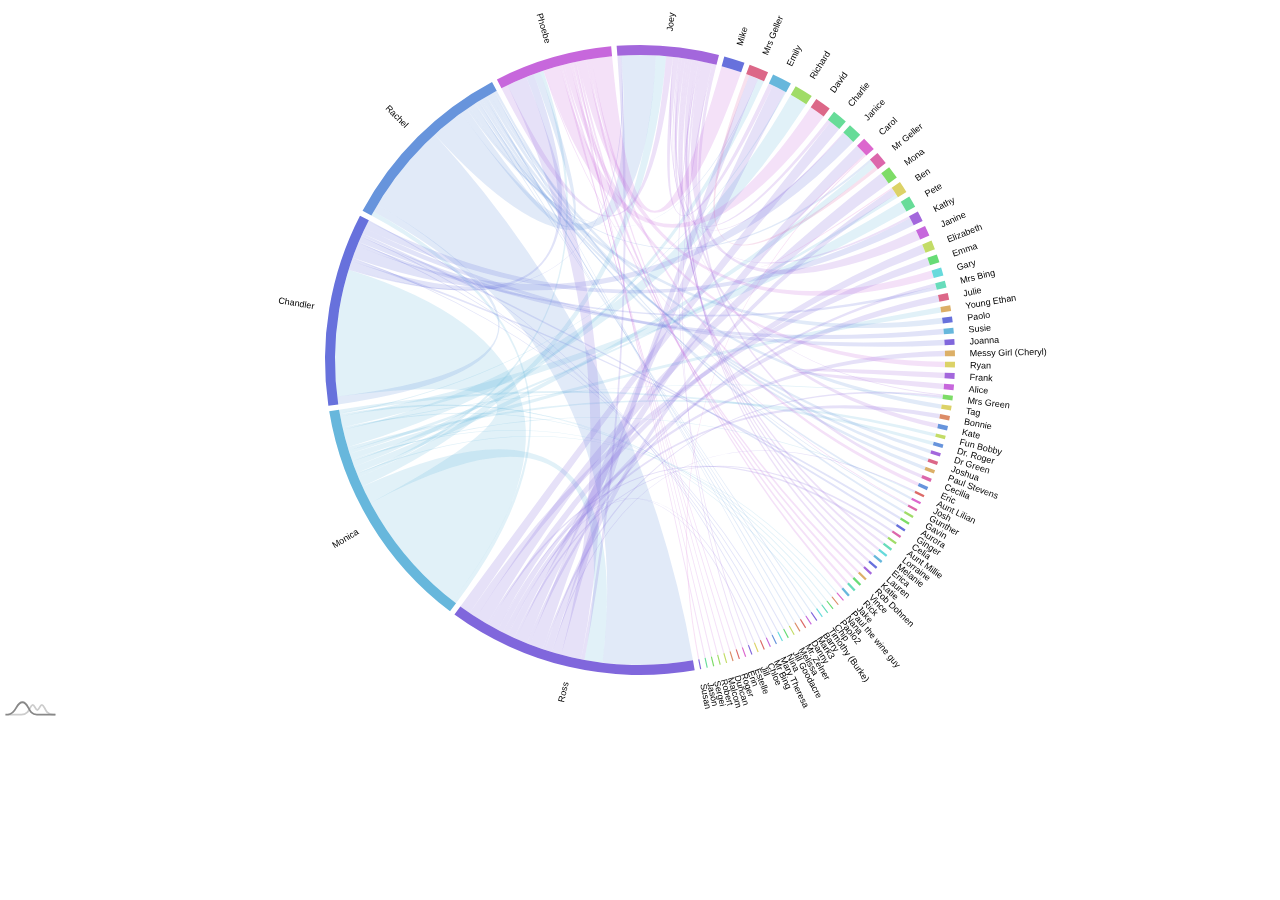
<file: amcharts5/examples/flow-chord-directed/index.html>
<!DOCTYPE html>
<html>
  <head>
    <meta charset="UTF-8" />
    <title>amCharts 5 Example - flow-chord-directed</title>
    <link rel="stylesheet" href="index.css" />
  </head>
  <body>
    <div id="chartdiv"></div>
    <script src="../../index.js"></script>
    <script src="../../flow.js"></script>
    <script src="../../themes/Animated.js"></script>
    <script src="index.js"></script>
  </body>
</html>
</file>
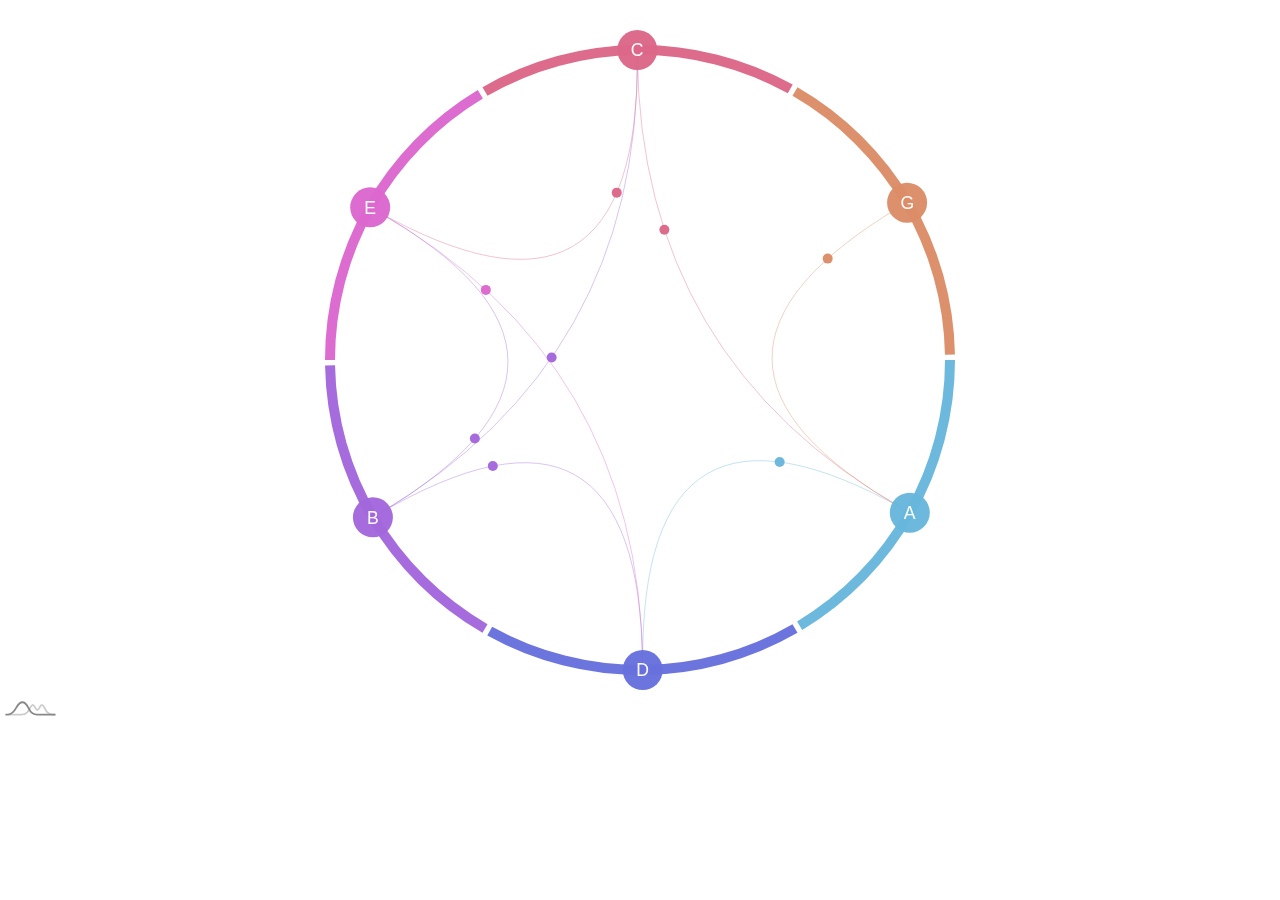
<file: amcharts5/examples/flow-chord-non-ribbon/index.html>
<!DOCTYPE html>
<html>
  <head>
    <meta charset="UTF-8" />
    <title>amCharts 5 Example - flow-chord-non-ribbon</title>
    <link rel="stylesheet" href="index.css" />
  </head>
  <body>
    <div id="chartdiv"></div>
    <script src="../../index.js"></script>
    <script src="../../flow.js"></script>
    <script src="../../themes/Animated.js"></script>
    <script src="index.js"></script>
  </body>
</html>
</file>
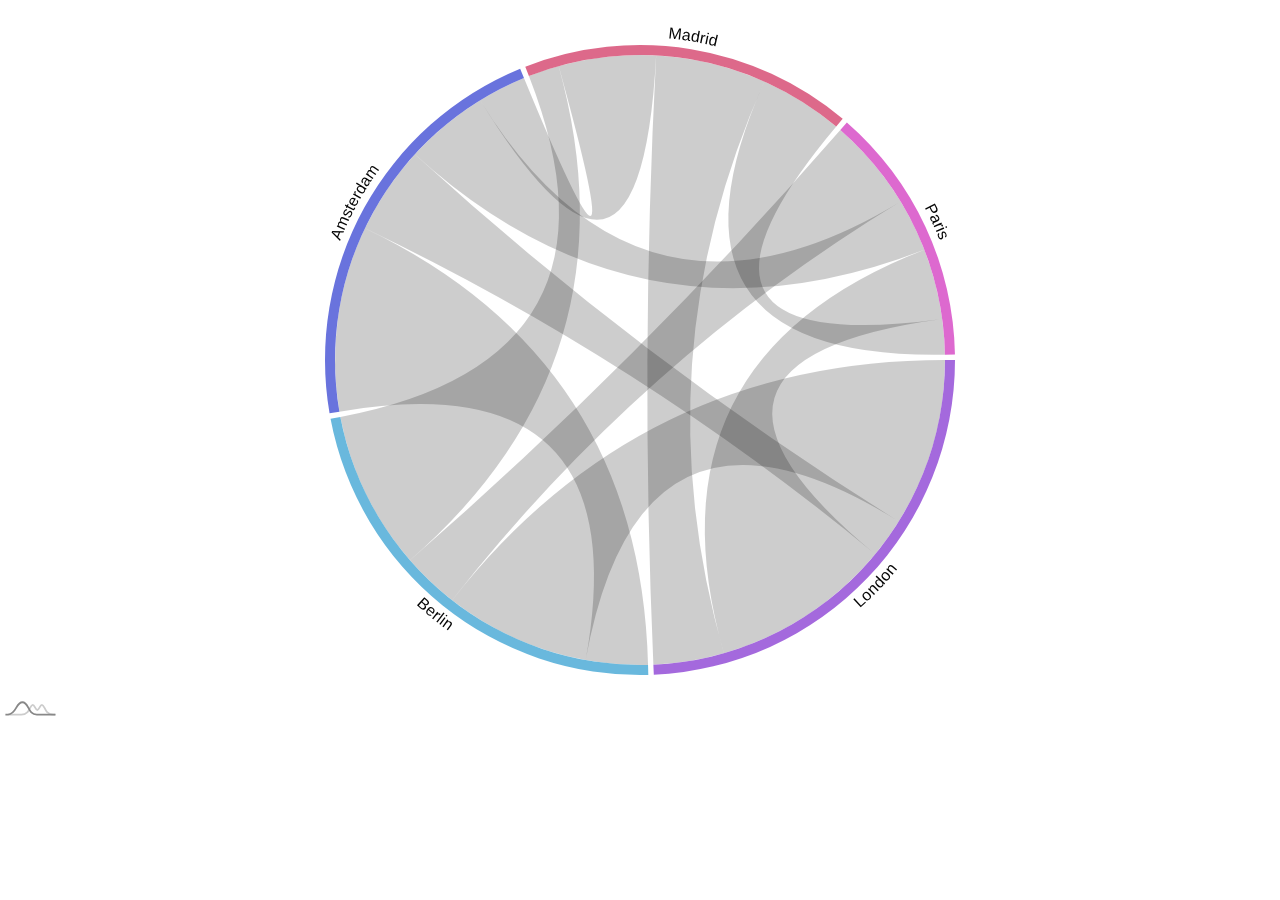
<file: amcharts5/examples/flow-chord/index.html>
<!DOCTYPE html>
<html>
  <head>
    <meta charset="UTF-8" />
    <title>amCharts 5 Example - flow-chord</title>
    <link rel="stylesheet" href="index.css" />
  </head>
  <body>
    <div id="chartdiv"></div>
    <script src="../../index.js"></script>
    <script src="../../flow.js"></script>
    <script src="../../themes/Animated.js"></script>
    <script src="index.js"></script>
  </body>
</html>
</file>
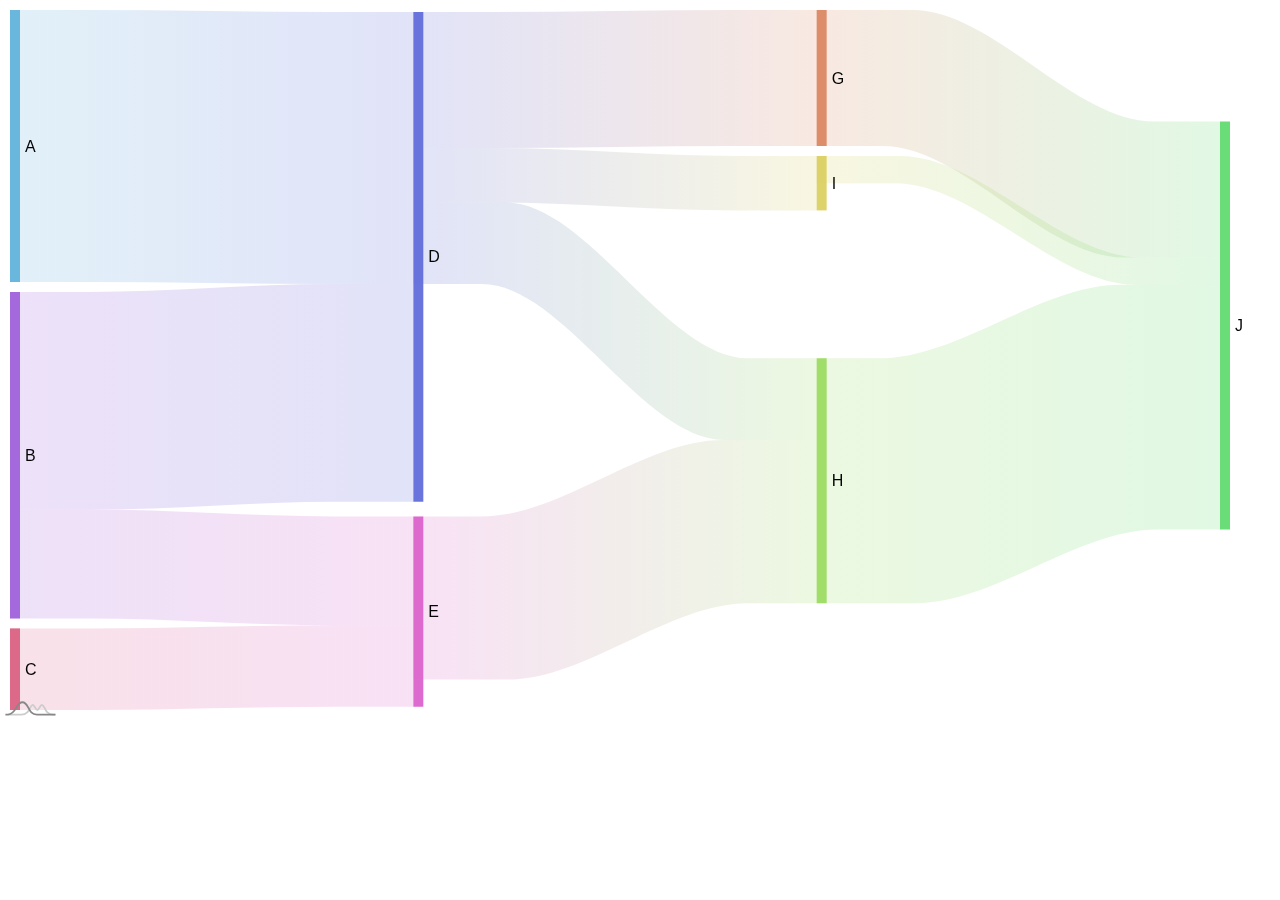
<file: amcharts5/examples/flow-sankey/index.html>
<!DOCTYPE html>
<html>
  <head>
    <meta charset="UTF-8" />
    <title>amCharts 5 Example - flow-sankey</title>
    <link rel="stylesheet" href="index.css" />
  </head>
  <body>
    <div id="chartdiv"></div>
    <script src="../../index.js"></script>
    <script src="../../flow.js"></script>
    <script src="../../themes/Animated.js"></script>
    <script src="index.js"></script>
  </body>
</html>
</file>
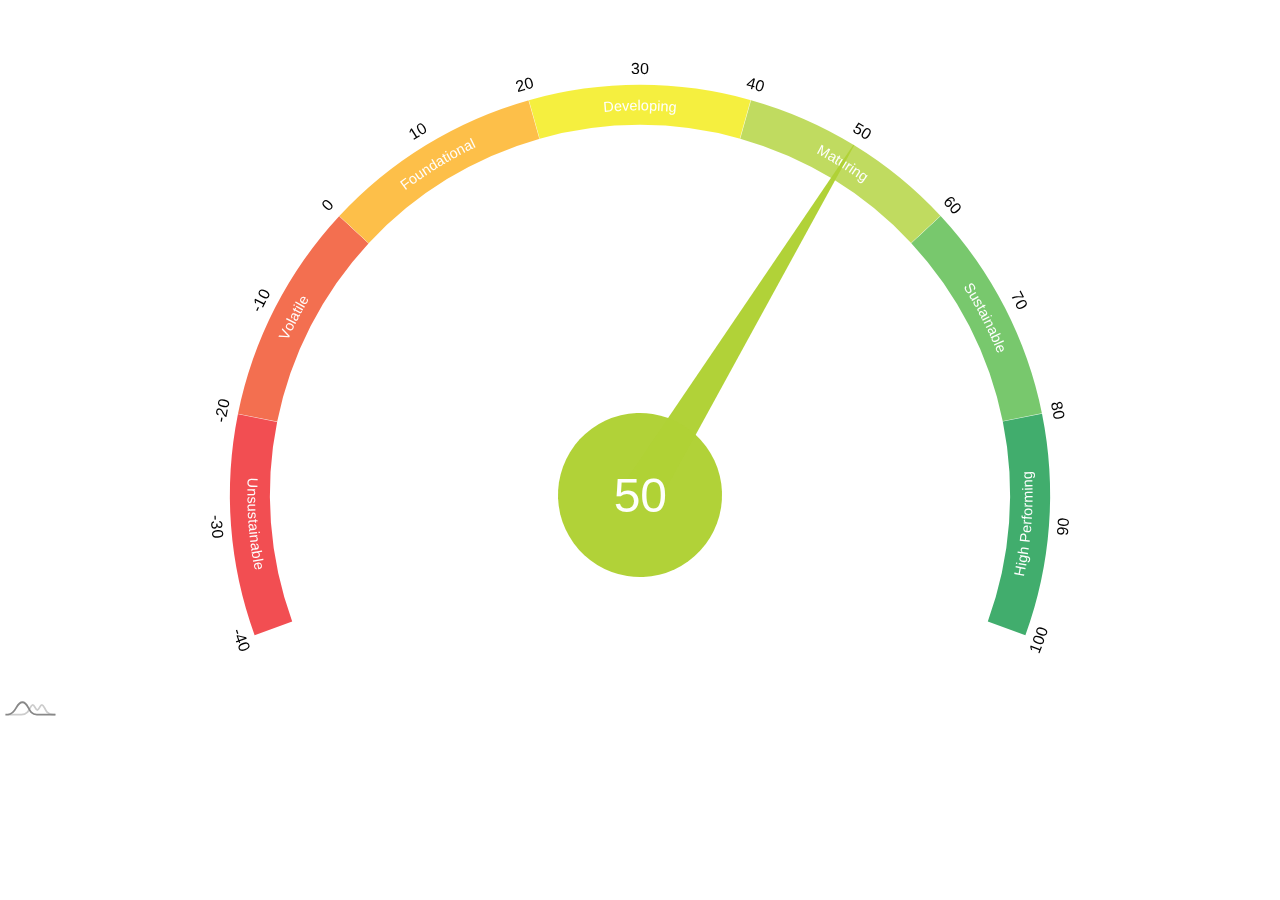
<file: amcharts5/examples/gauge-bands/index.html>
<!DOCTYPE html>
<html>
  <head>
    <meta charset="UTF-8" />
    <title>amCharts 5 Example - gauge-bands</title>
    <link rel="stylesheet" href="index.css" />
  </head>
  <body>
    <div id="chartdiv"></div>
    <script src="../../index.js"></script>
    <script src="../../xy.js"></script>
    <script src="../../radar.js"></script>
    <script src="../../themes/Animated.js"></script>
    <script src="index.js"></script>
  </body>
</html>
</file>
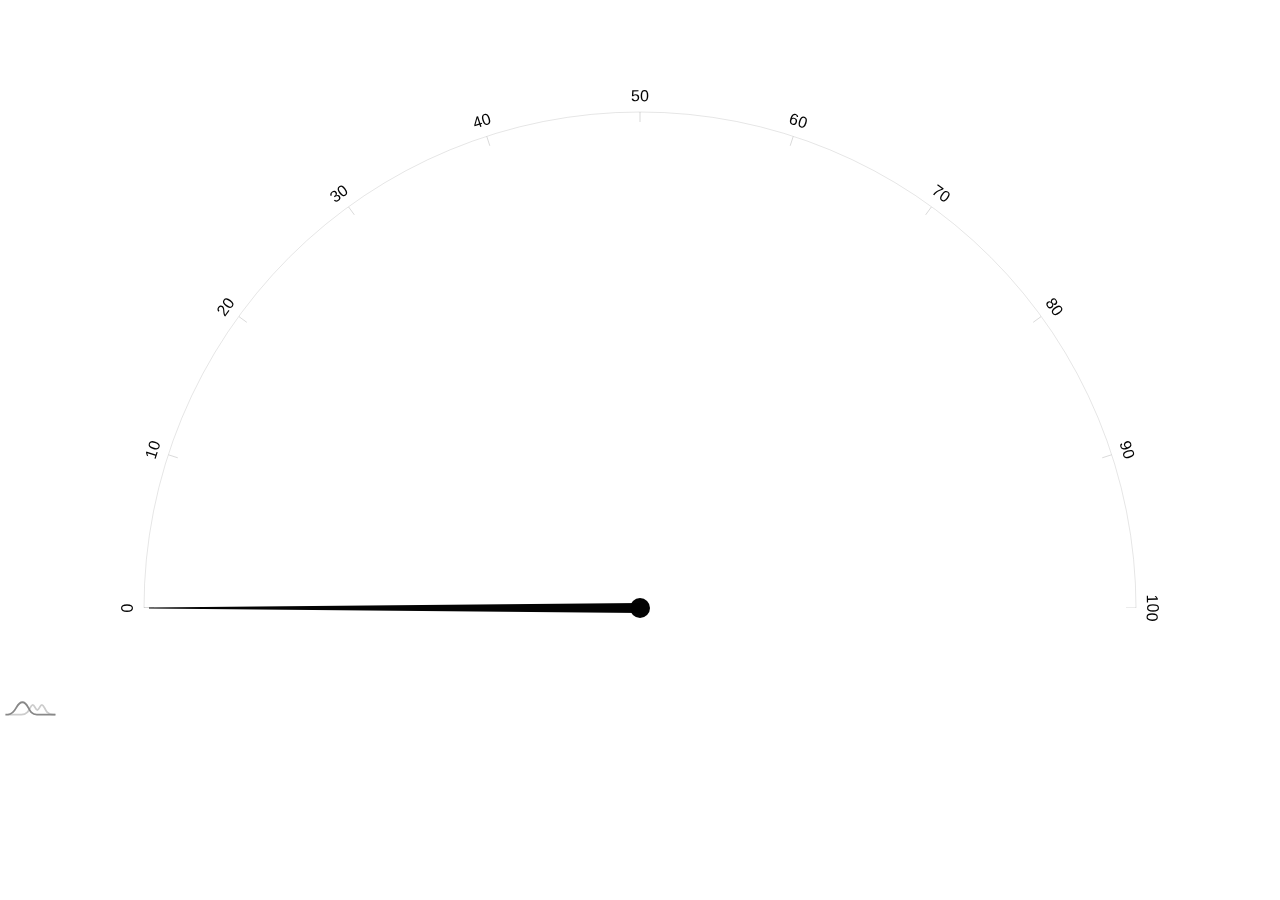
<file: amcharts5/examples/gauge/index.html>
<!DOCTYPE html>
<html>
  <head>
    <meta charset="UTF-8" />
    <title>amCharts 5 Example - gauge</title>
    <link rel="stylesheet" href="index.css" />
  </head>
  <body>
    <div id="chartdiv"></div>
    <script src="../../index.js"></script>
    <script src="../../xy.js"></script>
    <script src="../../radar.js"></script>
    <script src="../../themes/Animated.js"></script>
    <script src="index.js"></script>
  </body>
</html>
</file>
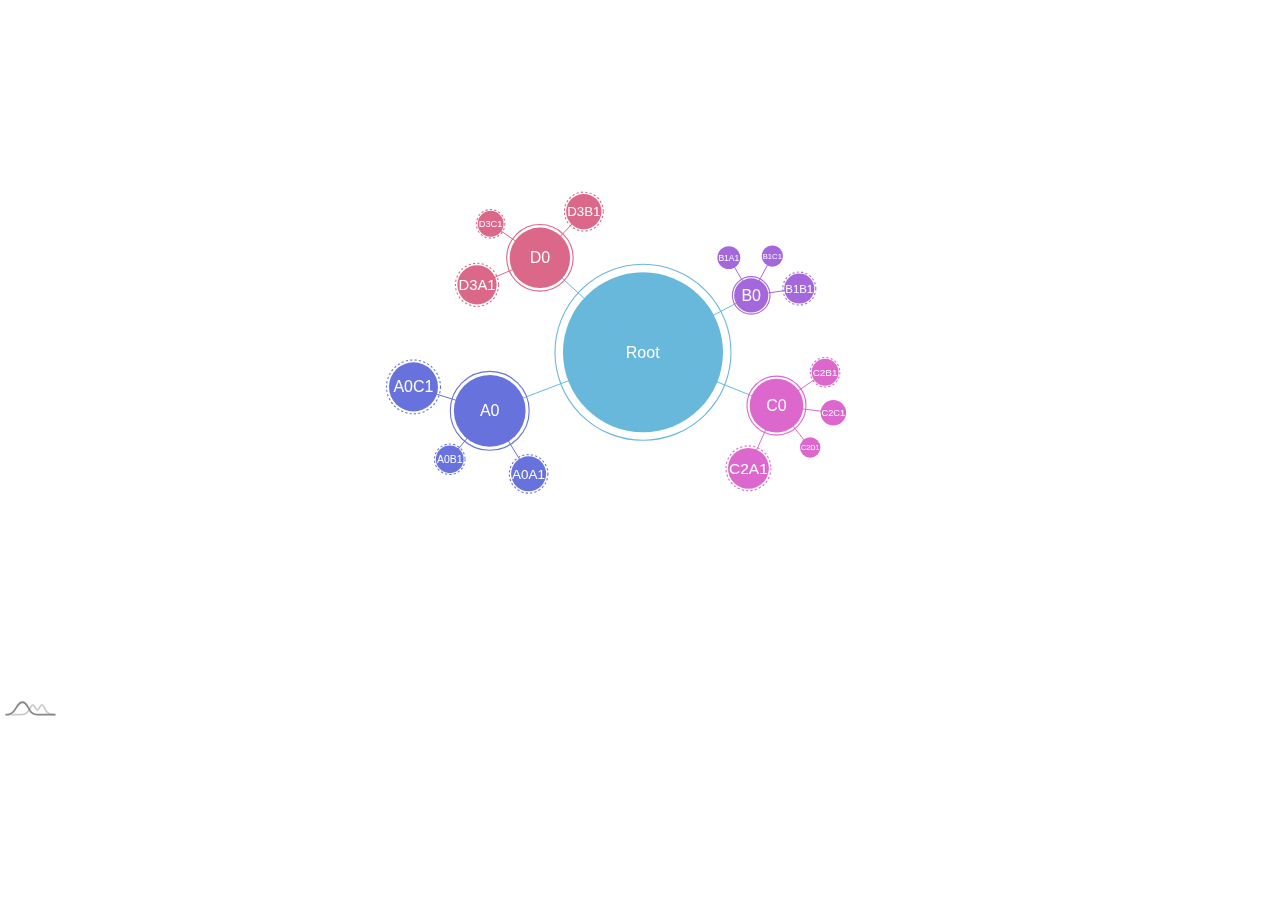
<file: amcharts5/examples/hierarchy-force-directed/index.html>
<!DOCTYPE html>
<html>
  <head>
    <meta charset="UTF-8" />
    <title>amCharts 5 Example - hierarchy-force-directed</title>
    <link rel="stylesheet" href="index.css" />
  </head>
  <body>
    <div id="chartdiv"></div>
    <script src="../../index.js"></script>
    <script src="../../hierarchy.js"></script>
    <script src="../../themes/Animated.js"></script>
    <script src="index.js"></script>
  </body>
</html>
</file>
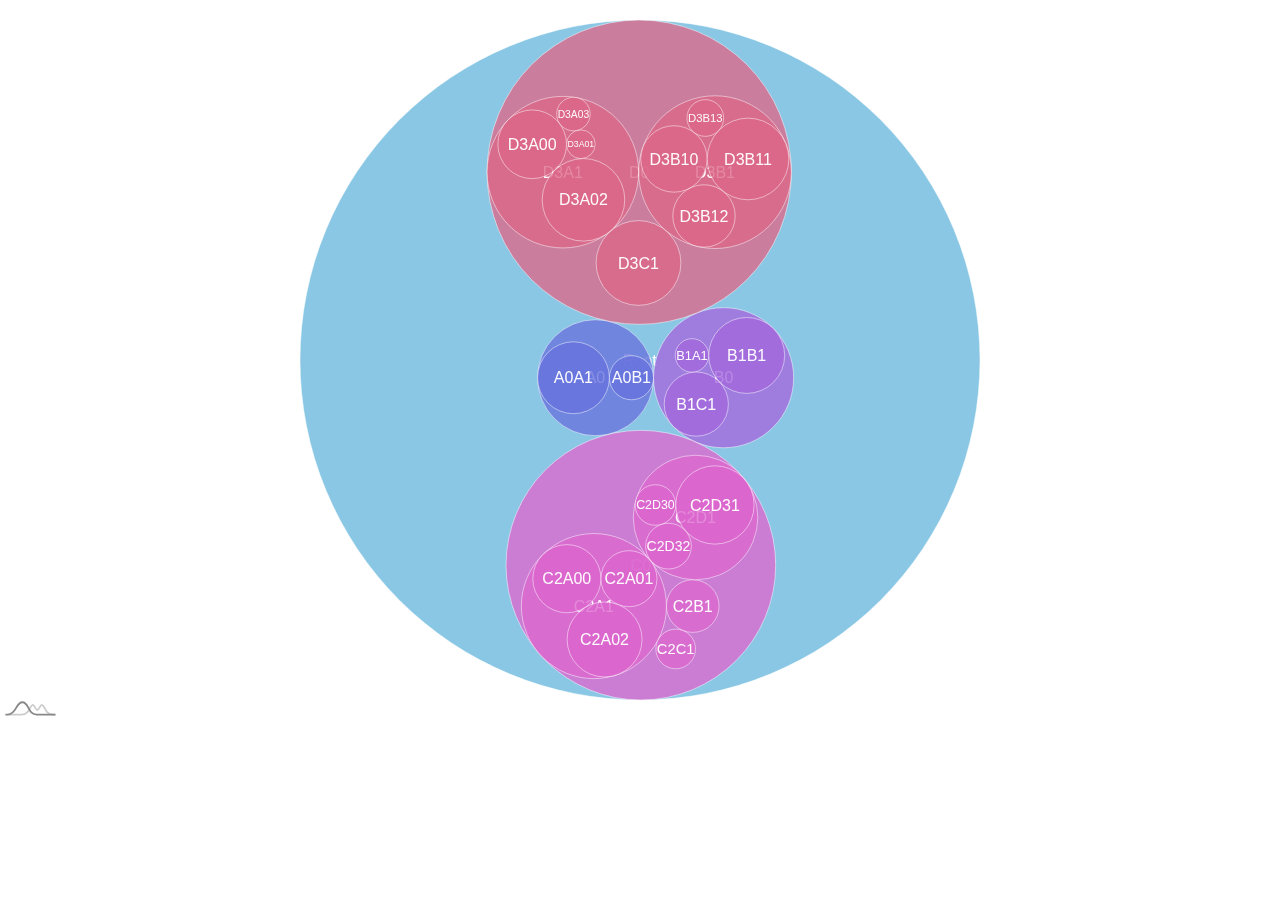
<file: amcharts5/examples/hierarchy-pack/index.html>
<!DOCTYPE html>
<html>
  <head>
    <meta charset="UTF-8" />
    <title>amCharts 5 Example - hierarchy-pack</title>
    <link rel="stylesheet" href="index.css" />
  </head>
  <body>
    <div id="chartdiv"></div>
    <script src="../../index.js"></script>
    <script src="../../hierarchy.js"></script>
    <script src="../../themes/Animated.js"></script>
    <script src="index.js"></script>
  </body>
</html>
</file>
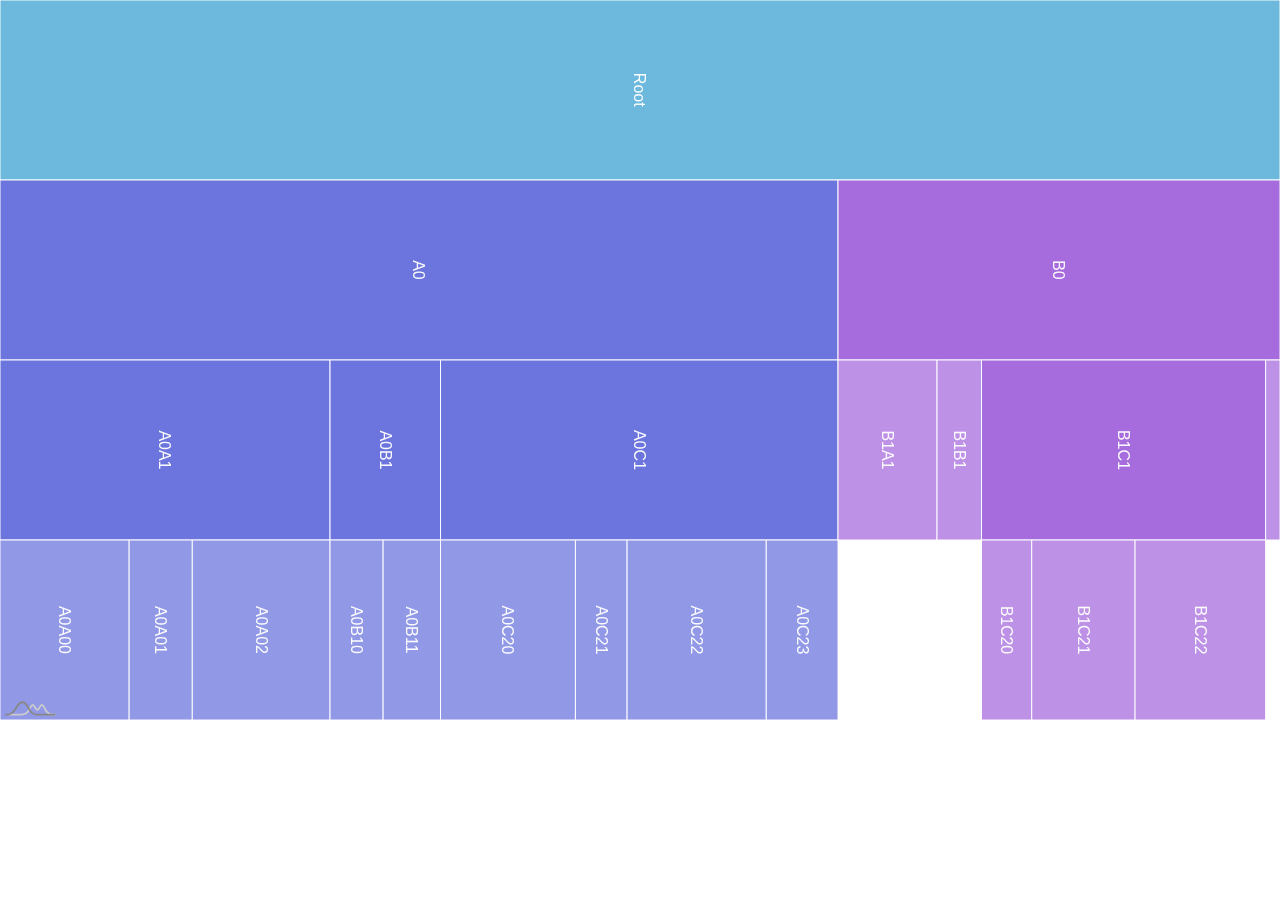
<file: amcharts5/examples/hierarchy-partition/index.html>
<!DOCTYPE html>
<html>
  <head>
    <meta charset="UTF-8" />
    <title>amCharts 5 Example - hierarchy-partition</title>
    <link rel="stylesheet" href="index.css" />
  </head>
  <body>
    <div id="chartdiv"></div>
    <script src="../../index.js"></script>
    <script src="../../hierarchy.js"></script>
    <script src="../../themes/Animated.js"></script>
    <script src="index.js"></script>
  </body>
</html>
</file>
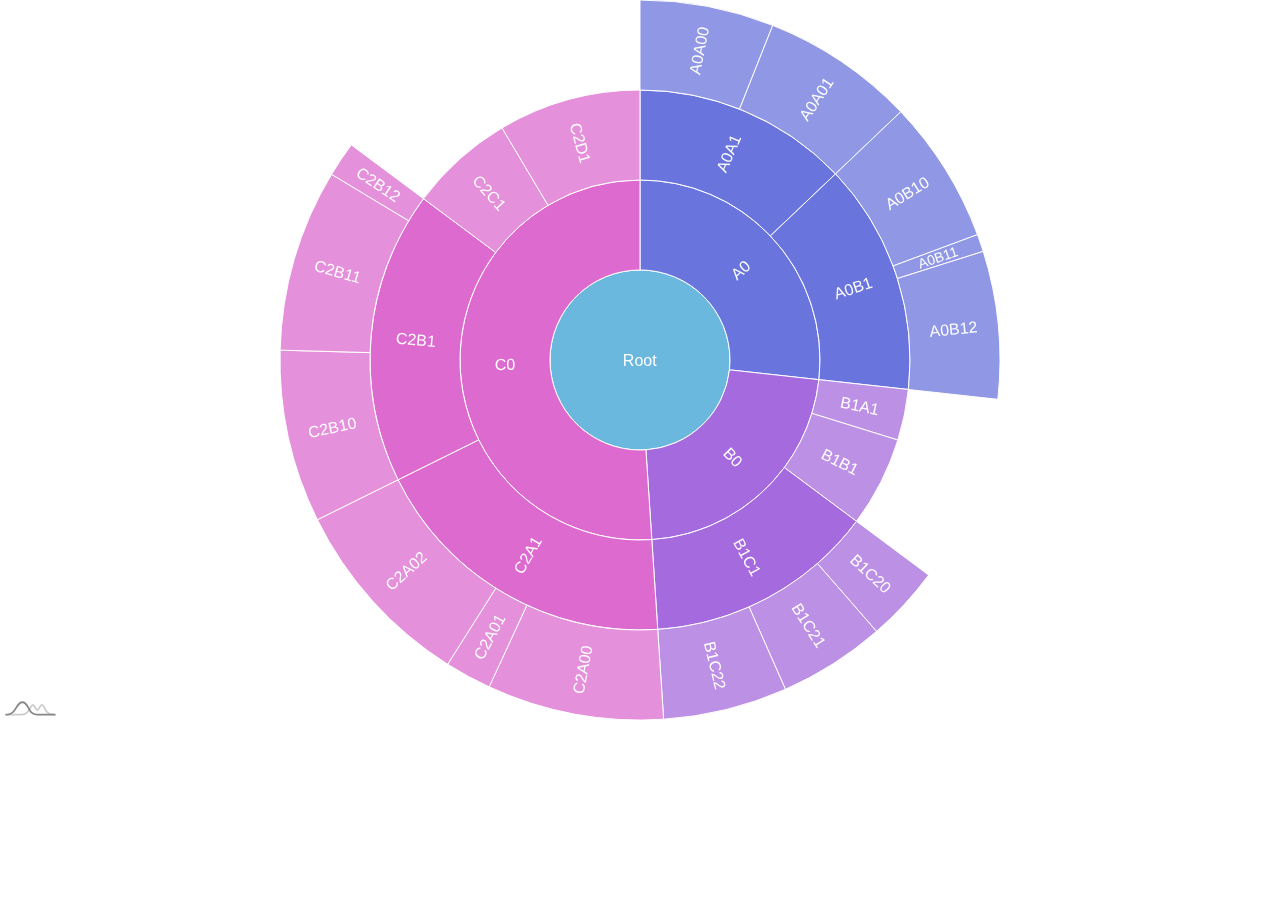
<file: amcharts5/examples/hierarchy-sunburst/index.html>
<!DOCTYPE html>
<html>
  <head>
    <meta charset="UTF-8" />
    <title>amCharts 5 Example - hierarchy-sunburst</title>
    <link rel="stylesheet" href="index.css" />
  </head>
  <body>
    <div id="chartdiv"></div>
    <script src="../../index.js"></script>
    <script src="../../hierarchy.js"></script>
    <script src="../../themes/Animated.js"></script>
    <script src="index.js"></script>
  </body>
</html>
</file>
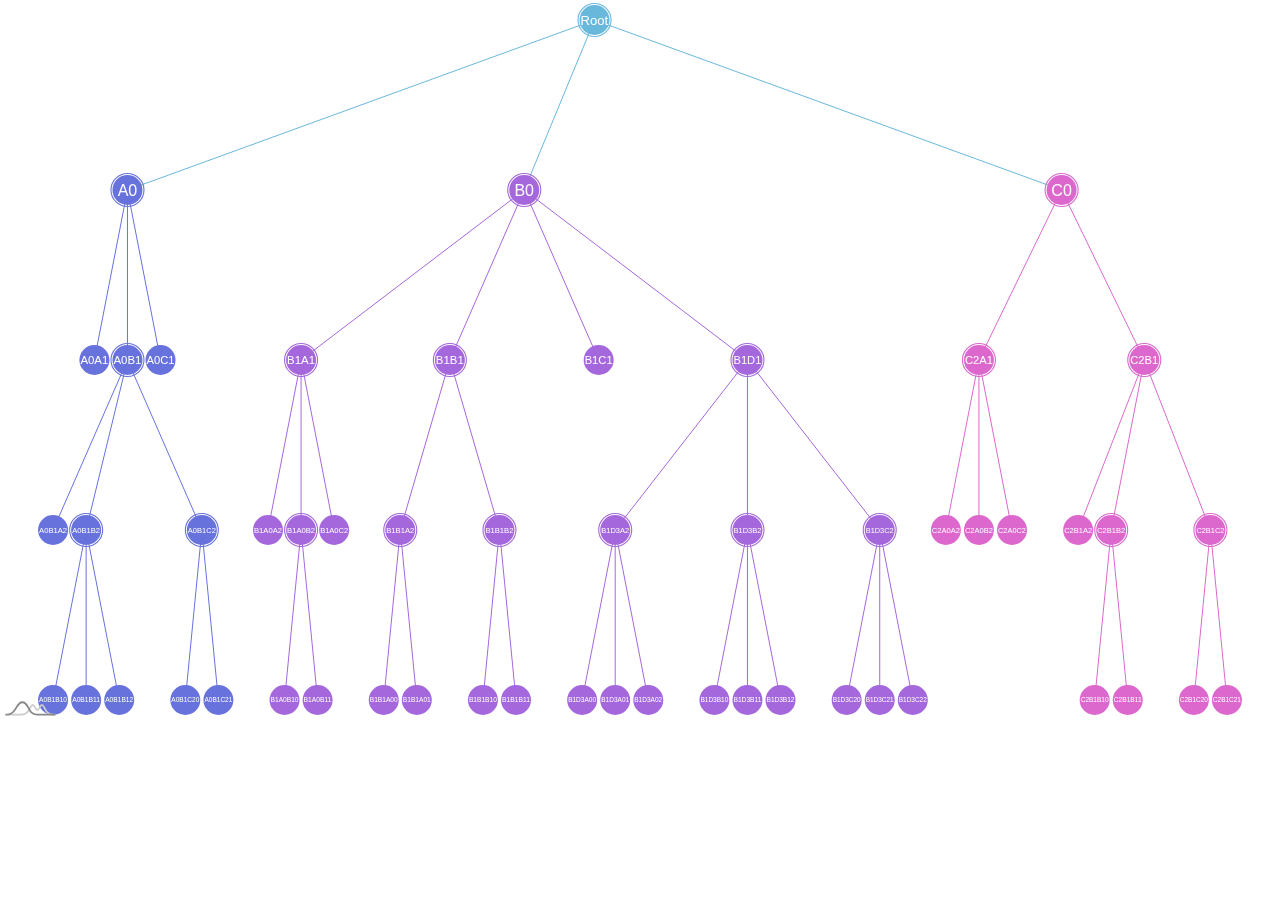
<file: amcharts5/examples/hierarchy-tree/index.html>
<!DOCTYPE html>
<html>
  <head>
    <meta charset="UTF-8" />
    <title>amCharts 5 Example - hierarchy-tree</title>
    <link rel="stylesheet" href="index.css" />
  </head>
  <body>
    <div id="chartdiv"></div>
    <script src="../../index.js"></script>
    <script src="../../hierarchy.js"></script>
    <script src="../../themes/Animated.js"></script>
    <script src="index.js"></script>
  </body>
</html>
</file>
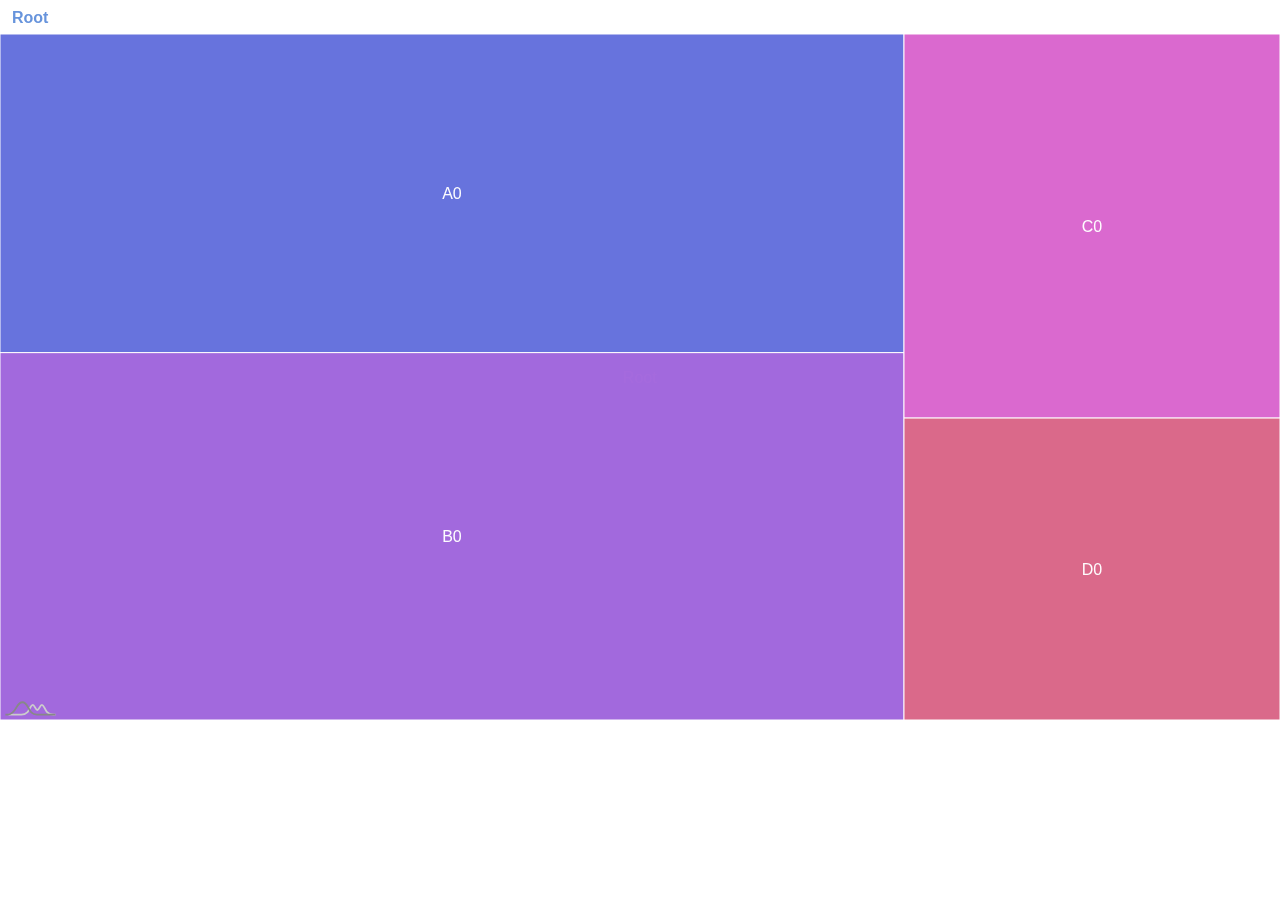
<file: amcharts5/examples/hierarchy-treemap/index.html>
<!DOCTYPE html>
<html>
  <head>
    <meta charset="UTF-8" />
    <title>amCharts 5 Example - hierarchy-treemap</title>
    <link rel="stylesheet" href="index.css" />
  </head>
  <body>
    <div id="chartdiv"></div>
    <script src="../../index.js"></script>
    <script src="../../hierarchy.js"></script>
    <script src="../../themes/Animated.js"></script>
    <script src="index.js"></script>
  </body>
</html>
</file>
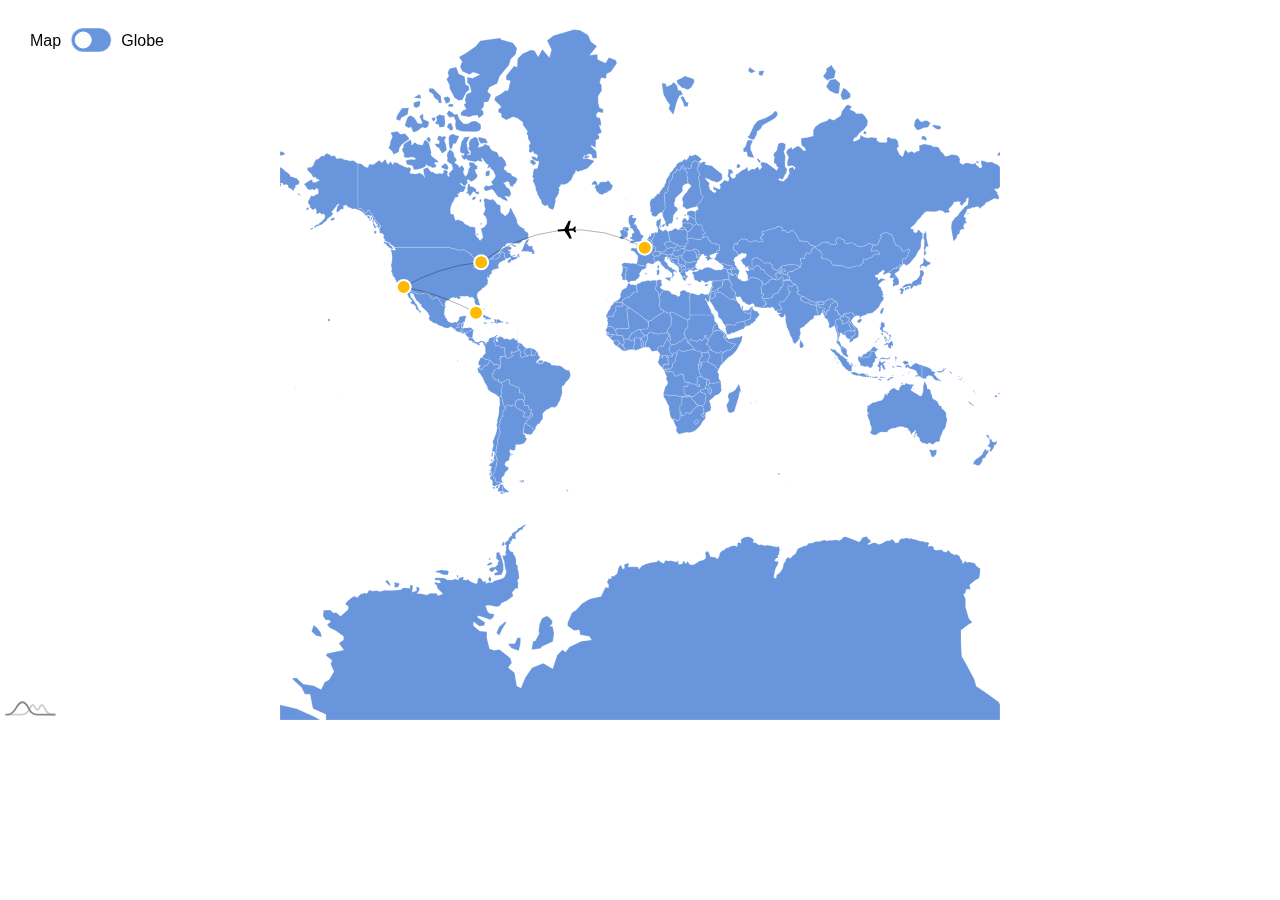
<file: amcharts5/examples/map-animating-along-lines/index.html>
<!DOCTYPE html>
<html>
  <head>
    <meta charset="UTF-8" />
    <title>amCharts 5 Example - map-animating-along-lines</title>
    <link rel="stylesheet" href="index.css" />
  </head>
  <body>
    <div id="chartdiv"></div>
    <script src="../../index.js"></script>
    <script src="../../map.js"></script>
    <script src="../../geodata/worldLow.js"></script>
    <script src="../../themes/Animated.js"></script>
    <script src="index.js"></script>
  </body>
</html>
</file>
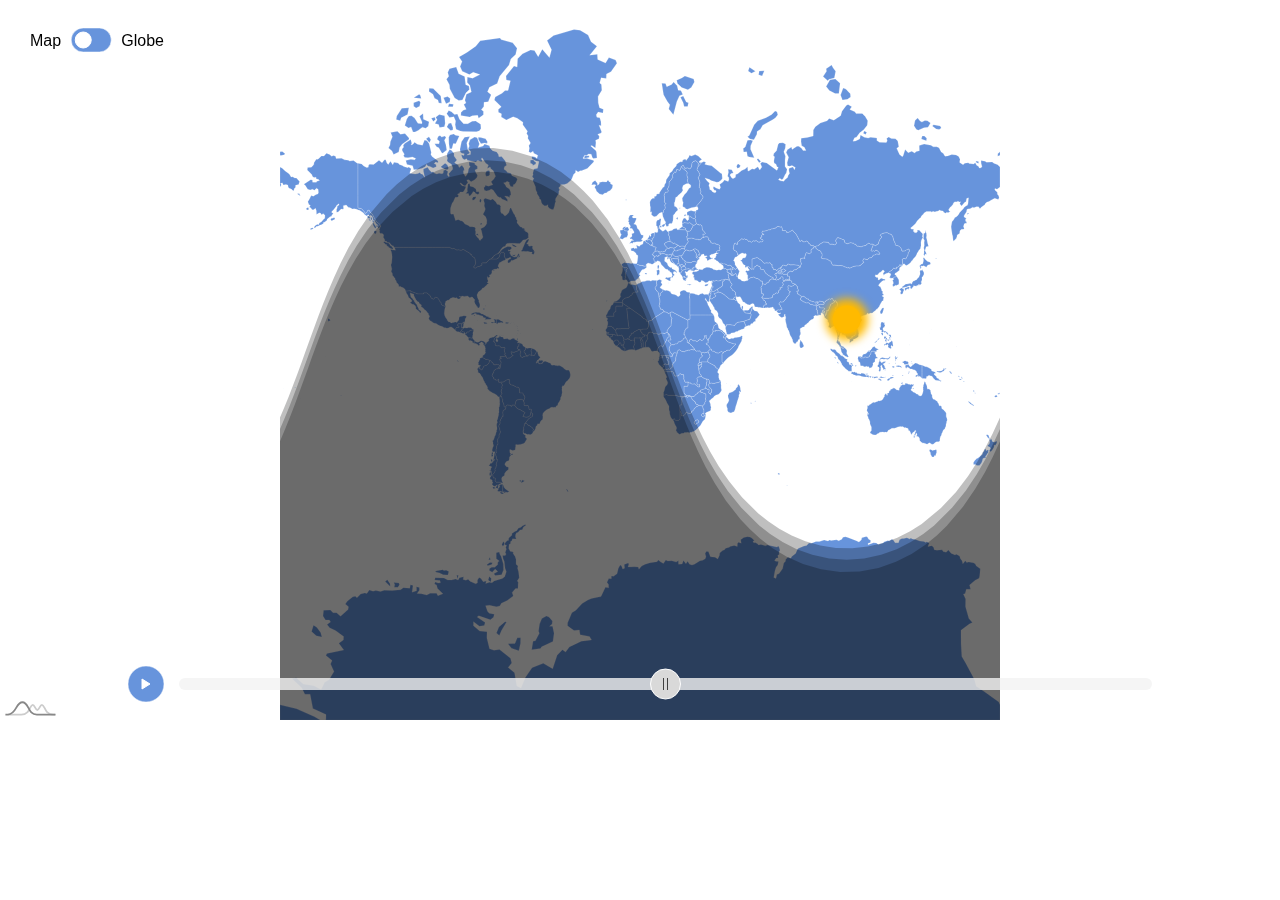
<file: amcharts5/examples/map-day-and-night/index.html>
<!DOCTYPE html>
<html>
  <head>
    <meta charset="UTF-8" />
    <title>amCharts 5 Example - map-day-and-night</title>
    <link rel="stylesheet" href="index.css" />
  </head>
  <body>
    <div id="chartdiv"></div>
    <script src="../../index.js"></script>
    <script src="../../map.js"></script>
    <script src="../../geodata/worldLow.js"></script>
    <script src="../../themes/Animated.js"></script>
    <script src="index.js"></script>
  </body>
</html>
</file>
<file: amcharts5/examples/flow-chord-directed/index.css>
body {
  font-family: -apple-system, BlinkMacSystemFont, "Segoe UI", Roboto, Helvetica, Arial, sans-serif, "Apple Color Emoji", "Segoe UI Emoji", "Segoe UI Symbol";
  padding: 0;
  margin: 0;
  background-color: #ffffff;
}

#chartdiv {
  width: 100%;
  height: 80vh;
}
</file>
<file: amcharts5/examples/flow-chord-non-ribbon/index.css>
body {
  font-family: -apple-system, BlinkMacSystemFont, "Segoe UI", Roboto, Helvetica, Arial, sans-serif, "Apple Color Emoji", "Segoe UI Emoji", "Segoe UI Symbol";
  padding: 0;
  margin: 0;
  background-color: #ffffff;
}

#chartdiv {
  width: 100%;
  height: 80vh;
}
</file>
<file: amcharts5/examples/flow-chord/index.css>
body {
  font-family: -apple-system, BlinkMacSystemFont, "Segoe UI", Roboto, Helvetica, Arial, sans-serif, "Apple Color Emoji", "Segoe UI Emoji", "Segoe UI Symbol";
  padding: 0;
  margin: 0;
  background-color: #ffffff;
}

#chartdiv {
  width: 100%;
  height: 80vh;
}
</file>
<file: amcharts5/examples/flow-sankey/index.css>
body {
  font-family: -apple-system, BlinkMacSystemFont, "Segoe UI", Roboto, Helvetica, Arial, sans-serif, "Apple Color Emoji", "Segoe UI Emoji", "Segoe UI Symbol";
  padding: 0;
  margin: 0;
  background-color: #ffffff;
}

#chartdiv {
  width: 100%;
  height: 80vh;
}
</file>
<file: amcharts5/examples/gauge-bands/index.css>
body {
  font-family: -apple-system, BlinkMacSystemFont, "Segoe UI", Roboto, Helvetica, Arial, sans-serif, "Apple Color Emoji", "Segoe UI Emoji", "Segoe UI Symbol";
  padding: 0;
  margin: 0;
  background-color: #ffffff;
}

#chartdiv {
  width: 100%;
  height: 80vh;
}
</file>
<file: amcharts5/examples/gauge/index.css>
body {
  font-family: -apple-system, BlinkMacSystemFont, "Segoe UI", Roboto, Helvetica, Arial, sans-serif, "Apple Color Emoji", "Segoe UI Emoji", "Segoe UI Symbol";
  padding: 0;
  margin: 0;
  background-color: #ffffff;
}

#chartdiv {
  width: 100%;
  height: 80vh;
}
</file>
<file: amcharts5/examples/hierarchy-force-directed/index.css>
body {
  font-family: -apple-system, BlinkMacSystemFont, "Segoe UI", Roboto, Helvetica, Arial, sans-serif, "Apple Color Emoji", "Segoe UI Emoji", "Segoe UI Symbol";
  padding: 0;
  margin: 0;
  background-color: #ffffff;
}

#chartdiv {
  width: 100%;
  height: 80vh;
}
</file>
<file: amcharts5/examples/hierarchy-pack/index.css>
body {
  font-family: -apple-system, BlinkMacSystemFont, "Segoe UI", Roboto, Helvetica, Arial, sans-serif, "Apple Color Emoji", "Segoe UI Emoji", "Segoe UI Symbol";
  padding: 0;
  margin: 0;
  background-color: #ffffff;
}

#chartdiv {
  width: 100%;
  height: 80vh;
}
</file>
<file: amcharts5/examples/hierarchy-partition/index.css>
body {
  font-family: -apple-system, BlinkMacSystemFont, "Segoe UI", Roboto, Helvetica, Arial, sans-serif, "Apple Color Emoji", "Segoe UI Emoji", "Segoe UI Symbol";
  padding: 0;
  margin: 0;
  background-color: #ffffff;
}

#chartdiv {
  width: 100%;
  height: 80vh;
}
</file>
<file: amcharts5/examples/hierarchy-sunburst/index.css>
body {
  font-family: -apple-system, BlinkMacSystemFont, "Segoe UI", Roboto, Helvetica, Arial, sans-serif, "Apple Color Emoji", "Segoe UI Emoji", "Segoe UI Symbol";
  padding: 0;
  margin: 0;
  background-color: #ffffff;
}

#chartdiv {
  width: 100%;
  height: 80vh;
}
</file>
<file: amcharts5/examples/hierarchy-tree/index.css>
body {
  font-family: -apple-system, BlinkMacSystemFont, "Segoe UI", Roboto, Helvetica, Arial, sans-serif, "Apple Color Emoji", "Segoe UI Emoji", "Segoe UI Symbol";
  padding: 0;
  margin: 0;
  background-color: #ffffff;
}

#chartdiv {
  width: 100%;
  height: 80vh;
}
</file>
<file: amcharts5/examples/hierarchy-treemap/index.css>
body {
  font-family: -apple-system, BlinkMacSystemFont, "Segoe UI", Roboto, Helvetica, Arial, sans-serif, "Apple Color Emoji", "Segoe UI Emoji", "Segoe UI Symbol";
  padding: 0;
  margin: 0;
  background-color: #ffffff;
}

#chartdiv {
  width: 100%;
  height: 80vh;
}
</file>
<file: amcharts5/examples/map-animating-along-lines/index.css>
body {
  font-family: -apple-system, BlinkMacSystemFont, "Segoe UI", Roboto, Helvetica, Arial, sans-serif, "Apple Color Emoji", "Segoe UI Emoji", "Segoe UI Symbol";
  padding: 0;
  margin: 0;
  background-color: #ffffff;
}

#chartdiv {
  width: 100%;
  height: 80vh;
}
</file>
<file: amcharts5/examples/map-day-and-night/index.css>
body {
  font-family: -apple-system, BlinkMacSystemFont, "Segoe UI", Roboto, Helvetica, Arial, sans-serif, "Apple Color Emoji", "Segoe UI Emoji", "Segoe UI Symbol";
  padding: 0;
  margin: 0;
  background-color: #ffffff;
}

#chartdiv {
  width: 100%;
  height: 80vh;
}
</file>
